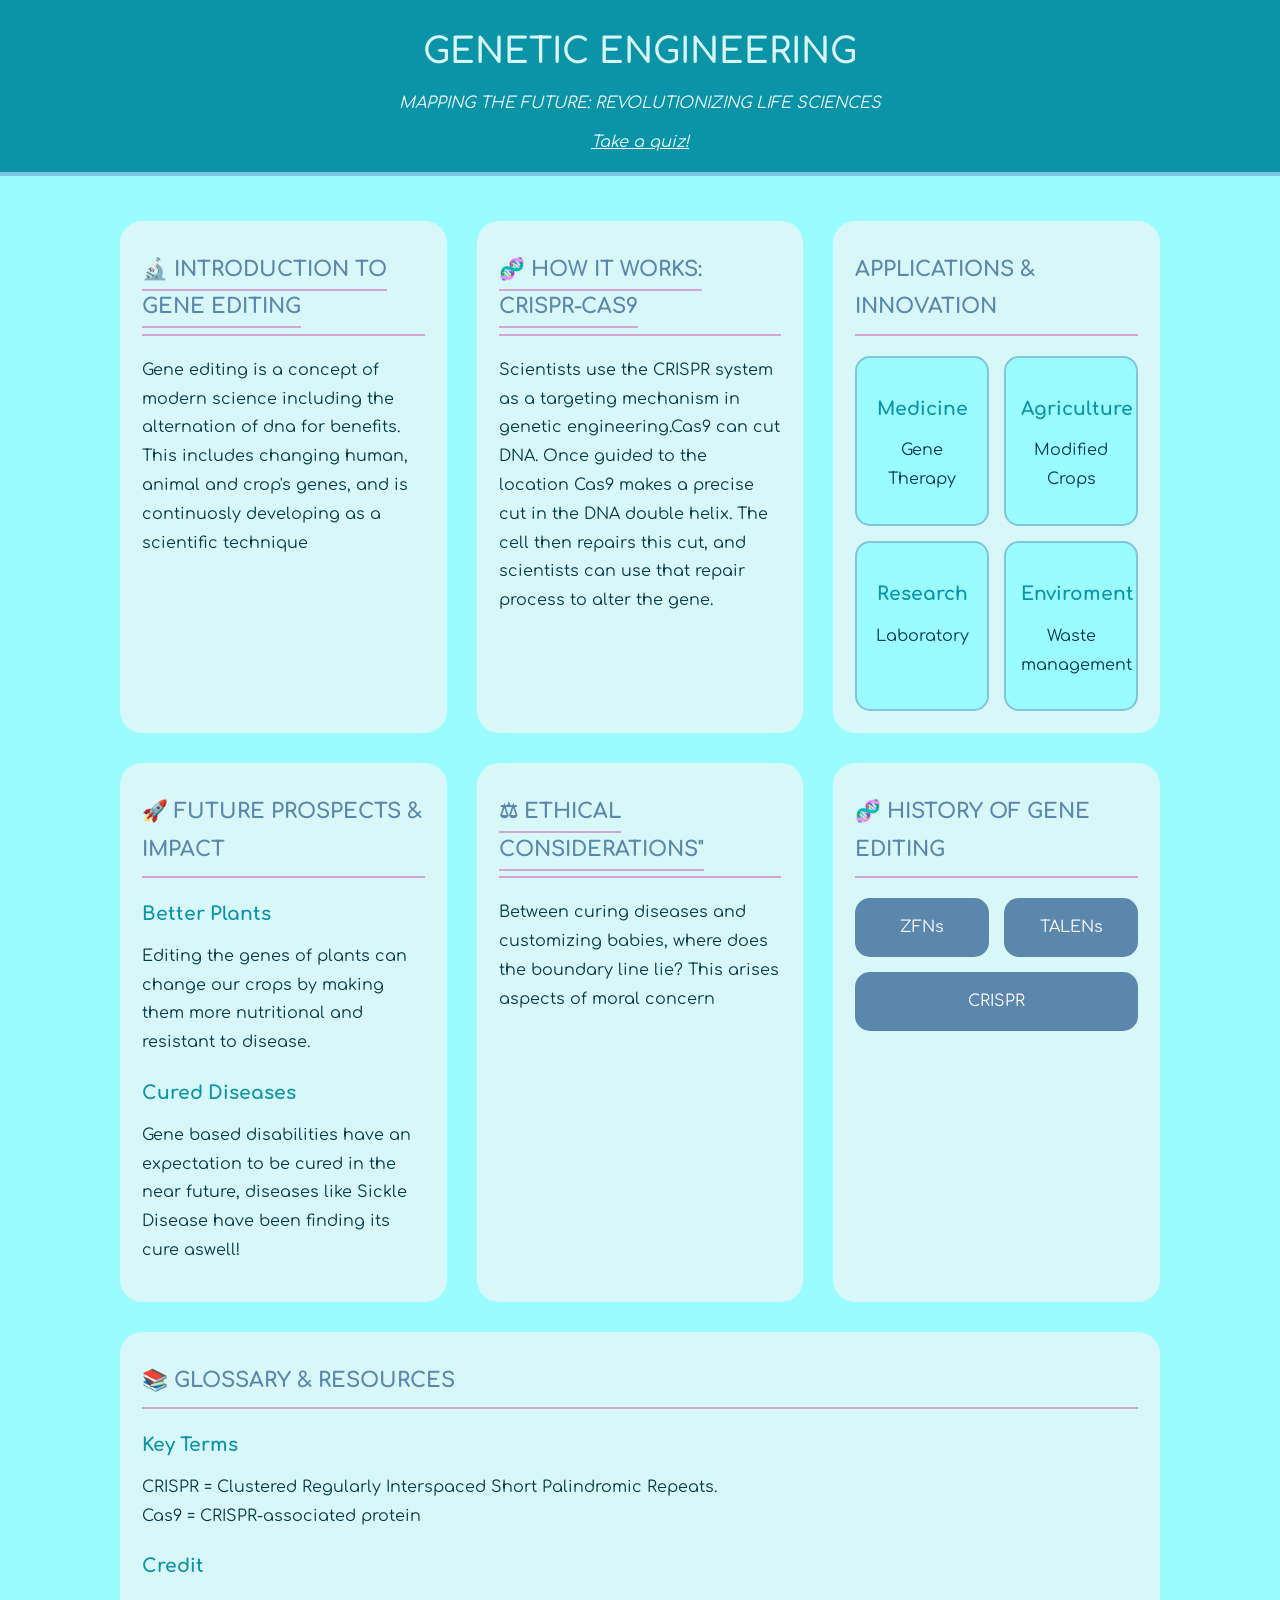
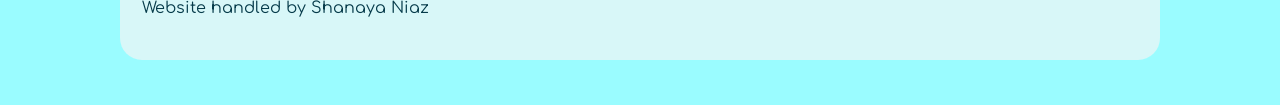
<file: index.html>
<!DOCTYPE html>
<html lang="en">

<head>

<meta charset="UTF-8">
<meta name="viewport" content="width=device-width, initial-scale=1.0">

<title>Genetic Engineering</title>

<link rel="stylesheet" href="style.css">

</head>


<body>


<header class="hero">

    <h1>GENETIC ENGINEERING</h1>

    <p>
        MAPPING THE FUTURE: REVOLUTIONIZING LIFE SCIENCES
    </p>

<a href="quiz.html">Take a quiz!</a>
</header>



<main class="layout">

<section class="card">

<h2> <a href="genetics.html">🔬 INTRODUCTION TO GENE EDITING</a></h2>



<p>
Gene editing is a concept of modern science including
  the alternation of dna for benefits. This includes 
  changing human, animal and crop's genes, and is continuosly 
  developing as a scientific technique
</p>

</section>



<section class="card">

<h2><a href="crispr.html">🧬 HOW IT WORKS: CRISPR-CAS9</a></h2>



<p>
 Scientists use the CRISPR system as a targeting
  mechanism in genetic engineering.Cas9 can cut DNA.
Once guided to the location
  Cas9 makes a precise cut in the DNA double helix.
The cell then repairs this cut, and scientists can use
  that repair process to alter the gene.
</p>

</section>




<section class="card">

<h2> APPLICATIONS & INNOVATION</h2>


<div class="mini-grid">


<div>

<h3>Medicine</h3>

<p>
Gene Therapy
</p>

</div>



<div>

<h3>Agriculture</h3>

<p>
Modified Crops
</p>

</div>



<div>

<h3>Research</h3>

<p>
Laboratory
</p>

</div>
  <div>

<h3>Enviroment</h3>

<p>
Waste management
</p>

</div>


</div>


</section>





<section class="card">


<h2>🚀 FUTURE PROSPECTS & IMPACT</h2>


<h3>Better Plants</h3>

<p>
Editing the genes of plants can change our crops by making them more nutritional and resistant to disease.
</p>



<h3>Cured Diseases</h3>

<p>
Gene based disabilities have an expectation to be cured in the near future, diseases like Sickle Disease have been finding its cure aswell!
</p>





</section>





<section class="card">


<h2><a href="ethical.html">⚖ ETHICAL CONSIDERATIONS"</a></h2>





<p>

Between curing diseases and customizing babies, 
where does the boundary line lie? This arises aspects 
of moral concern

</p>


</section>





<section class="card">


<h2>🧬 HISTORY OF GENE EDITING</h2>


<div class="timeline">


<span>
ZFNs
</span>


<span>
TALENs
</span>


<span>
CRISPR
</span>


</div>


</section>






<section class="card glossary">


<h2>📚 GLOSSARY & RESOURCES</h2>


<h3>
Key Terms
</h3>


<p>
CRISPR = Clustered Regularly Interspaced Short Palindromic Repeats.<br>
  Cas9 = CRISPR-associated protein
</p>



<h3>
Credit
</h3>


<p>
  Website handled by Shanaya Niaz
</p>


</section>



</main>
</file>
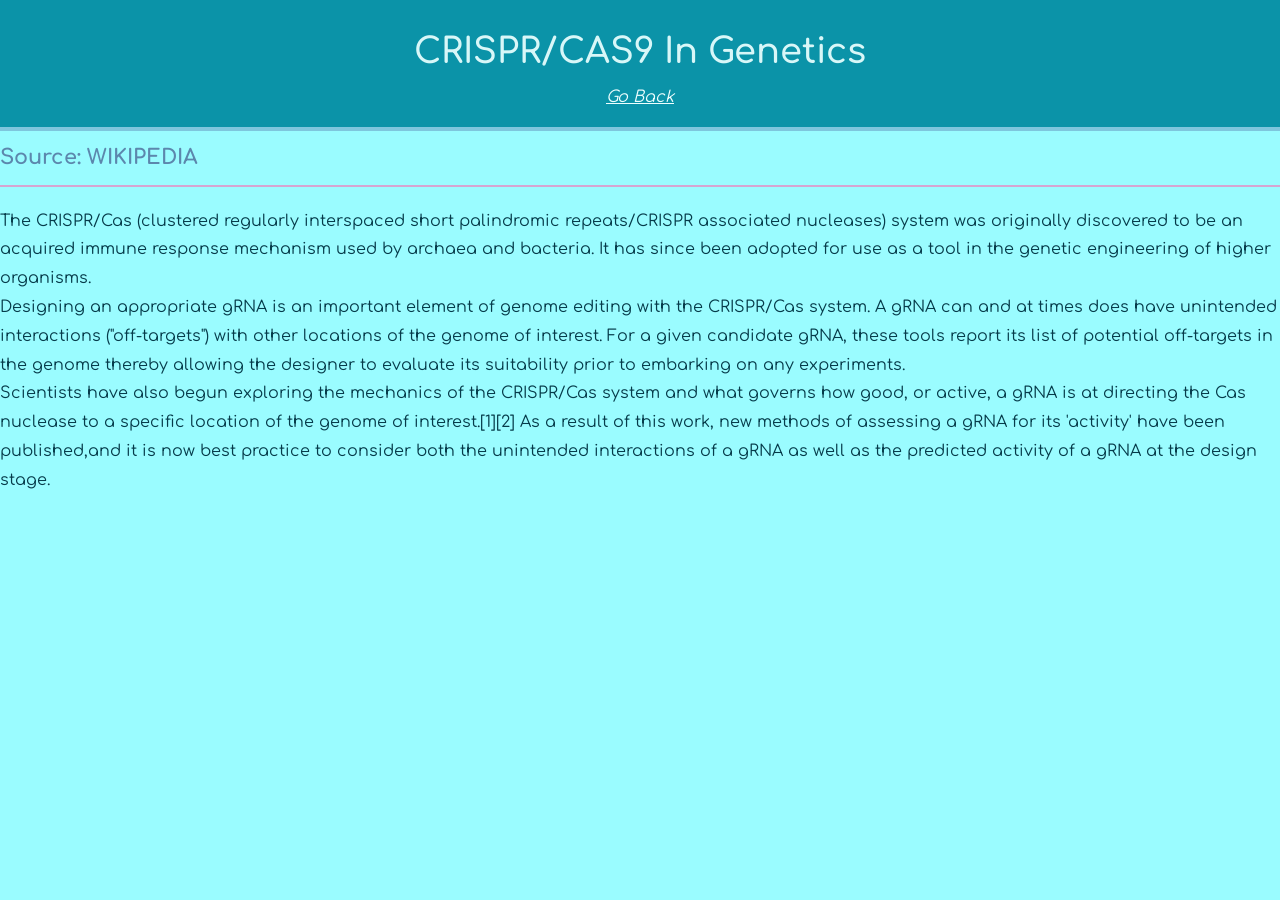
<file: crispr.html>
<!DOCTYPE html>
<html lang="en">

<head>

<meta charset="UTF-8">
<meta name="viewport" content="width=device-width, initial-scale=1.0">

<title>Genetic Engineering</title>

<link rel="stylesheet" href="style.css">

</head>
<body>


<header class="hero">

    <h1>CRISPR/CAS9 In Genetics</h1>

<a href="index.html">Go Back</a>
</header>
<h2>Source: WIKIPEDIA</h2>
<p>The CRISPR/Cas (clustered regularly interspaced short palindromic repeats/CRISPR associated nucleases) system was originally discovered to be an acquired immune response mechanism used by archaea and bacteria. It has since been adopted for use as a tool in the genetic engineering of higher organisms.<br>

Designing an appropriate gRNA is an important element of genome editing with the CRISPR/Cas system. A gRNA can and at times does have unintended interactions ("off-targets") with other locations of the genome of interest. For a given candidate gRNA, these tools report its list of potential off-targets in the genome thereby allowing the designer to evaluate its suitability prior to embarking on any experiments.<br>

Scientists have also begun exploring the mechanics of the CRISPR/Cas system and what governs how good, or active, a gRNA is at directing the Cas nuclease to a specific location of the genome of interest.[1][2] As a result of this work, new methods of assessing a gRNA for its 'activity' have been published,and it is now best practice to consider both the unintended interactions of a gRNA as well as the predicted activity of a gRNA at the design stage.</p>
</file>
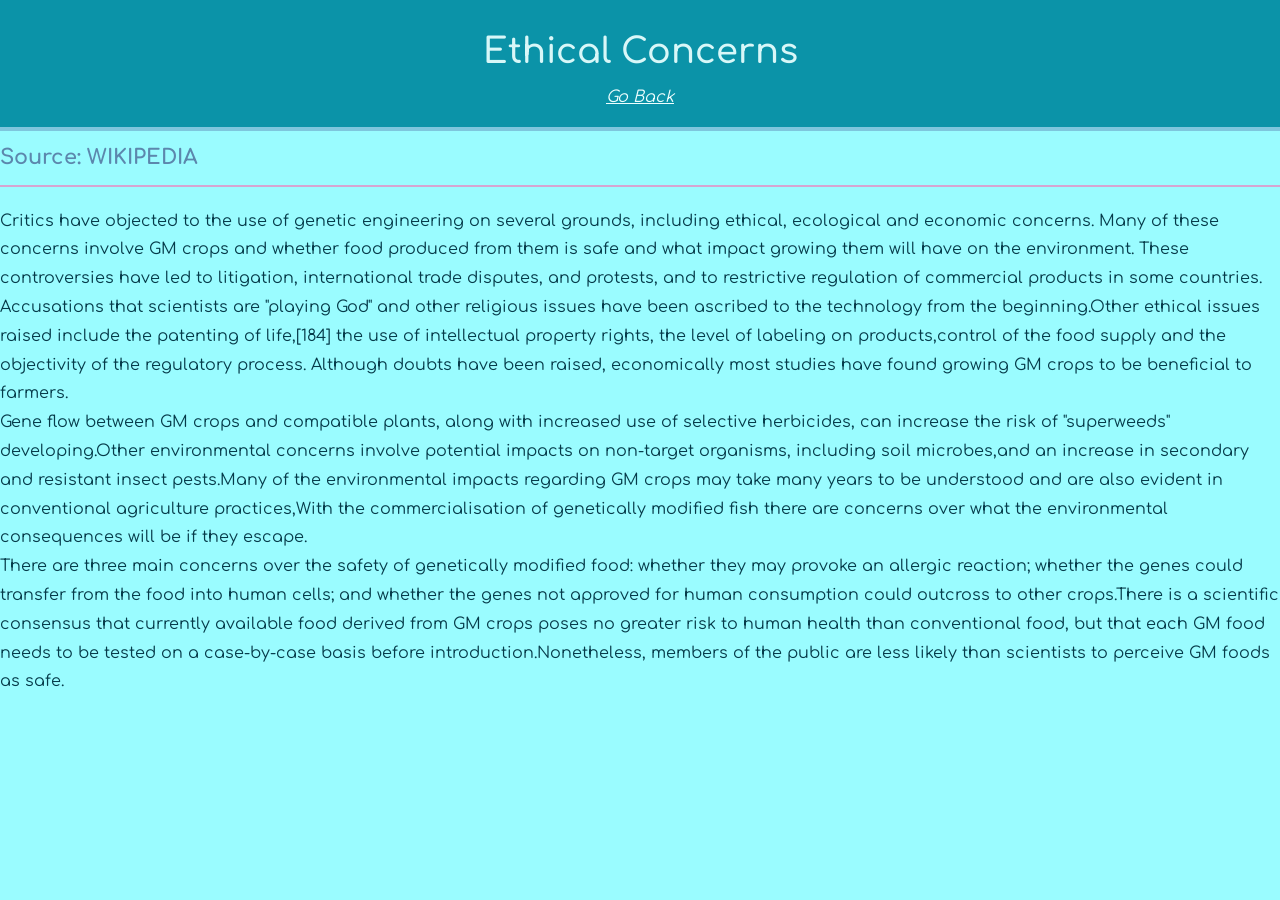
<file: ethical.html>
<html lang="en">

<head>

<meta charset="UTF-8">
<meta name="viewport" content="width=device-width, initial-scale=1.0">

<title>Ethical Concerns</title>

<link rel="stylesheet" href="style.css">

</head>
<body>


<header class="hero">

    <h1>Ethical Concerns</h1>

<a href="index.html">Go Back</a>
</header>
<h2>Source: WIKIPEDIA</h2>
<p>Critics have objected to the use of genetic engineering on several grounds, including ethical, ecological and economic concerns. Many of these concerns involve GM crops and whether food produced from them is safe and what impact growing them will have on the environment. These controversies have led to litigation, international trade disputes, and protests, and to restrictive regulation of commercial products in some countries.<br>

Accusations that scientists are "playing God" and other religious issues have been ascribed to the technology from the beginning.Other ethical issues raised include the patenting of life,[184] the use of intellectual property rights, the level of labeling on products,control of the food supply and the objectivity of the regulatory process. Although doubts have been raised, economically most studies have found growing GM crops to be beneficial to farmers.<br>

Gene flow between GM crops and compatible plants, along with increased use of selective herbicides, can increase the risk of "superweeds" developing.Other environmental concerns involve potential impacts on non-target organisms, including soil microbes,and an increase in secondary and resistant insect pests.Many of the environmental impacts regarding GM crops may take many years to be understood and are also evident in conventional agriculture practices,With the commercialisation of genetically modified fish there are concerns over what the environmental consequences will be if they escape.<br>

There are three main concerns over the safety of genetically modified food: whether they may provoke an allergic reaction; whether the genes could transfer from the food into human cells; and whether the genes not approved for human consumption could outcross to other crops.There is a scientific consensus that currently available food derived from GM crops poses no greater risk to human health than conventional food, but that each GM food needs to be tested on a case-by-case basis before introduction.Nonetheless, members of the public are less likely than scientists to perceive GM foods as safe.</p>
</file>
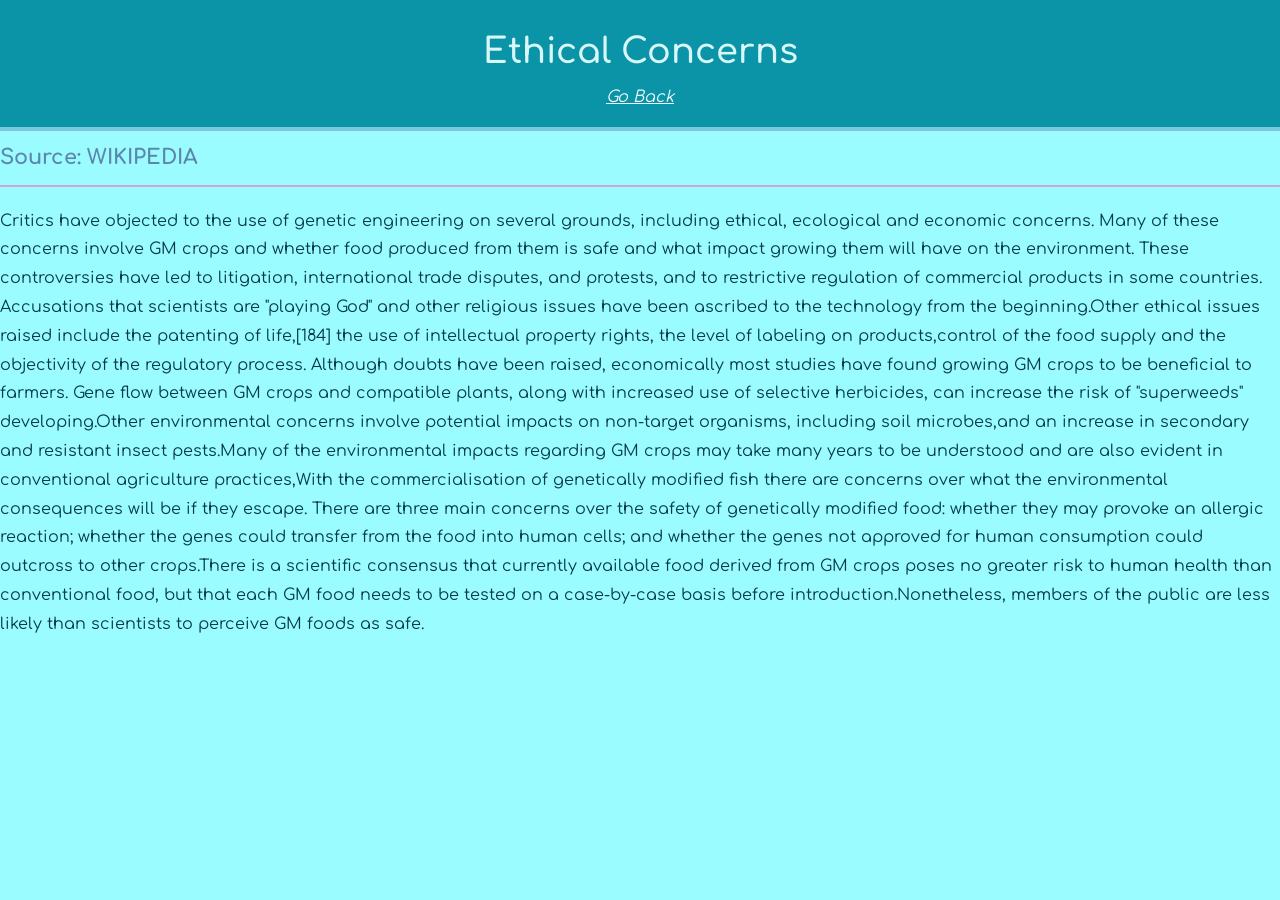
<file: ethics.html>
<html lang="en">

<head>

<meta charset="UTF-8">
<meta name="viewport" content="width=device-width, initial-scale=1.0">

<title>Ethical Concerns</title>

<link rel="stylesheet" href="style.css">

</head>
<body>


<header class="hero">

    <h1>Ethical Concerns</h1>

<a href="index.html">Go Back</a>
</header>
<h2>Source: WIKIPEDIA</h2>
<p>Critics have objected to the use of genetic engineering on several grounds, including ethical, ecological and economic concerns. Many of these concerns involve GM crops and whether food produced from them is safe and what impact growing them will have on the environment. These controversies have led to litigation, international trade disputes, and protests, and to restrictive regulation of commercial products in some countries.

Accusations that scientists are "playing God" and other religious issues have been ascribed to the technology from the beginning.Other ethical issues raised include the patenting of life,[184] the use of intellectual property rights, the level of labeling on products,control of the food supply and the objectivity of the regulatory process. Although doubts have been raised, economically most studies have found growing GM crops to be beneficial to farmers.

Gene flow between GM crops and compatible plants, along with increased use of selective herbicides, can increase the risk of "superweeds" developing.Other environmental concerns involve potential impacts on non-target organisms, including soil microbes,and an increase in secondary and resistant insect pests.Many of the environmental impacts regarding GM crops may take many years to be understood and are also evident in conventional agriculture practices,With the commercialisation of genetically modified fish there are concerns over what the environmental consequences will be if they escape.

There are three main concerns over the safety of genetically modified food: whether they may provoke an allergic reaction; whether the genes could transfer from the food into human cells; and whether the genes not approved for human consumption could outcross to other crops.There is a scientific consensus that currently available food derived from GM crops poses no greater risk to human health than conventional food, but that each GM food needs to be tested on a case-by-case basis before introduction.Nonetheless, members of the public are less likely than scientists to perceive GM foods as safe.</p>
</file>
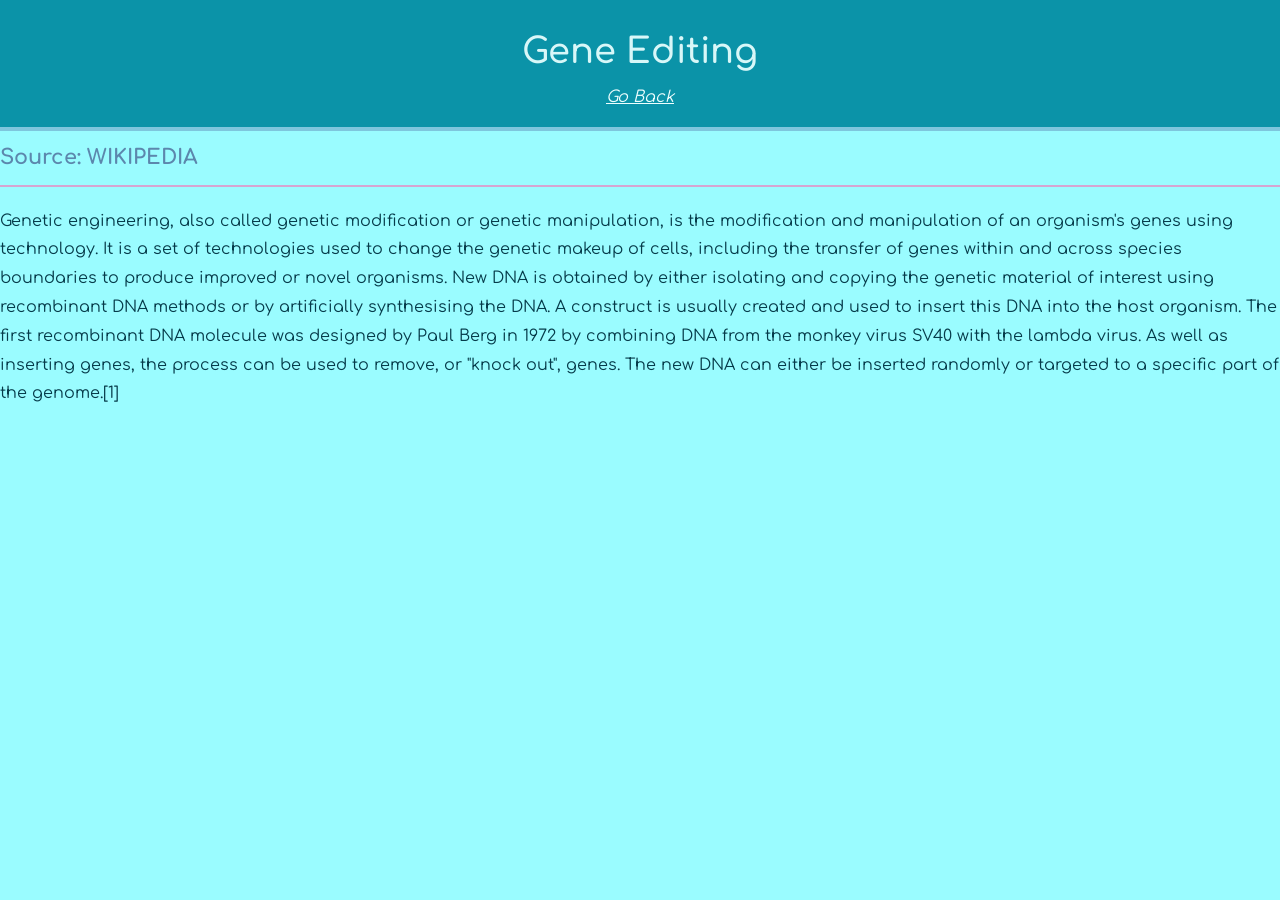
<file: genetics.html>
<!DOCTYPE html>
<html lang="en">

<head>

<meta charset="UTF-8">
<meta name="viewport" content="width=device-width, initial-scale=1.0">

<title>Genetic Engineering</title>

<link rel="stylesheet" href="style.css">

</head>
<body>


<header class="hero">

    <h1>Gene Editing</h1>

<a href="index.html">Go Back</a>
</header>
<h2>Source: WIKIPEDIA</h2>
<p>Genetic engineering, also called genetic modification or genetic manipulation, is the modification and manipulation of an organism's genes using technology. It is a set of technologies used to change the genetic makeup of cells, including the transfer of genes within and across species boundaries to produce improved or novel organisms. New DNA is obtained by either isolating and copying the genetic material of interest using recombinant DNA methods or by artificially synthesising the DNA. A construct is usually created and used to insert this DNA into the host organism. The first recombinant DNA molecule was designed by Paul Berg in 1972 by combining DNA from the monkey virus SV40 with the lambda virus. As well as inserting genes, the process can be used to remove, or "knock out", genes. The new DNA can either be inserted randomly or targeted to a specific part of the genome.[1]</p>
</file>
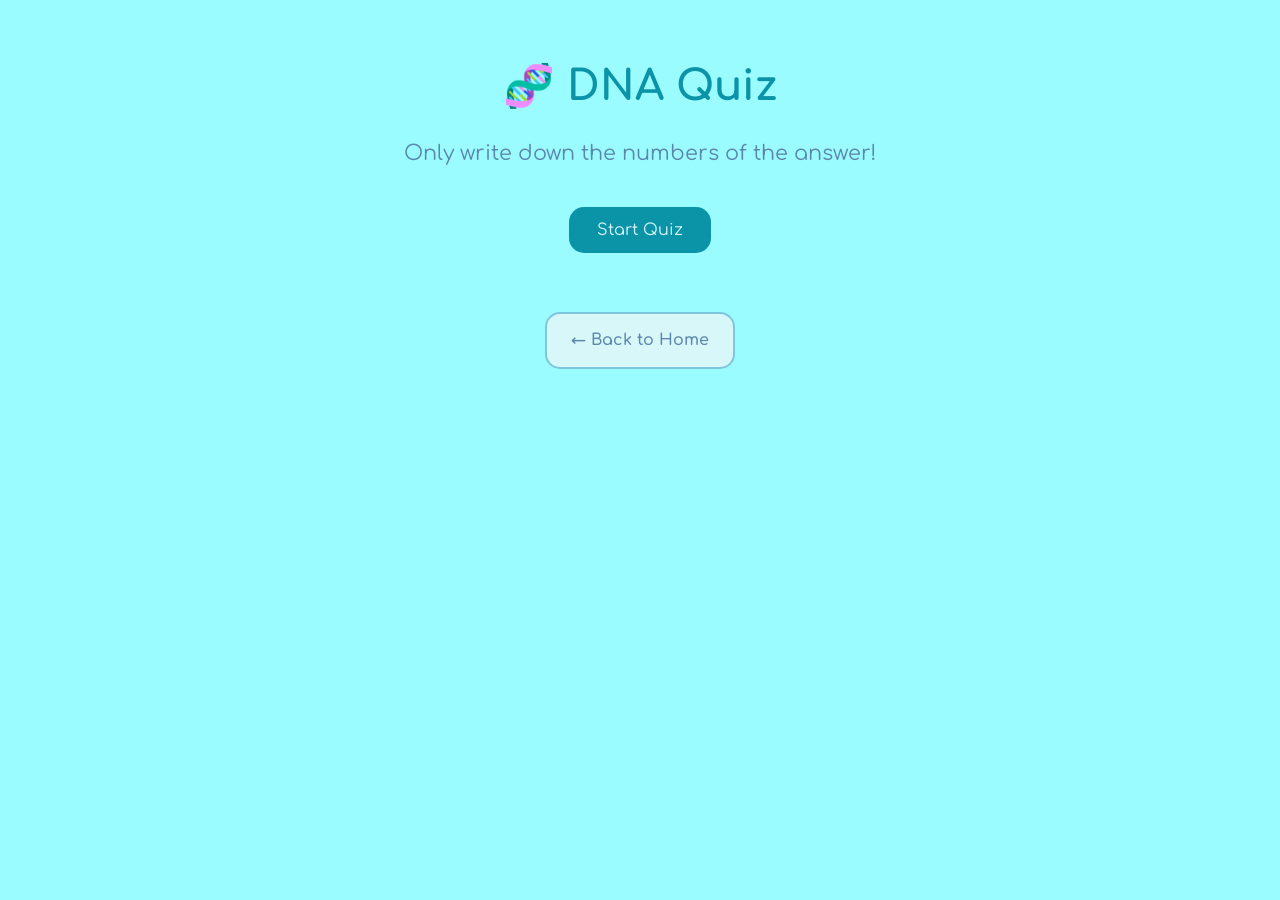
<file: quiz.html>
<!DOCTYPE html>
<html lang="en">
<head>
    <meta charset="UTF-8">
    <meta name="viewport" content="width=device-width, initial-scale=1.0">
    <title>DNA Quiz</title>
    <link rel="stylesheet" href="quiz.css">
    <script src="quiz.js" defer></script>
</head>
<body>

    <h1>🧬 DNA Quiz</h1>
 <h2>Only write down the numbers of the answer!</h2>
    <button onclick="startQuiz()">Start Quiz</button>

    <br><br>

    <a href="index.html" class="back-btn">← Back to Home</a>

</body>
</html>
</file>
<file: style.css>
@import url('https://fonts.googleapis.com/css2?family=Comfortaa:wght@400;600&display=swap');

*{
    margin:0;
    padding:0;
    box-sizing:border-box;
}

body{
    background:#9afcff;
    color:#063b4a;
    font-family:'Comfortaa',sans-serif;
    line-height:1.8;
}

.hero{
    background:#0b93a8;
    padding:20px 20px 15px;
    text-align:center;
    border-bottom:4px solid #7ec6dd;
}

.hero h1{
    margin:0;
    font-size:2.2em;
    font-weight:600;
    color:#d8f7f8;
}

.hero p{
    margin:6px auto 10px;
    max-width:700px;
    color:#eefefe;
    font-style:italic;
}
.hero a{
    margin:6px auto 10px;
    max-width:700px;
    color:#eefefe;
    font-style:italic;
}
nav{
    display:flex;
    justify-content:center;
    align-items:center;
    gap:40px;
    margin-top:10px;
}

nav a{
    color:#75d9f0;
    text-decoration:none;
    font-weight:600;
    font-size:1rem;
    transition:.25s;
}

nav a:hover{
    color:#ffffff;
    text-decoration:underline;
}

.layout{
    max-width:1100px;
    margin:45px auto;
    padding:0 30px;
    display:grid;
    grid-template-columns:repeat(auto-fit,minmax(320px,1fr));
    gap:30px;
}
h2 {  margin: 0 0 20px;
    color: #5c87ad;
    border-bottom: 2px solid #d5a5d1;
    padding-bottom: 8px;
    font-size: 1.3rem;
    text-decoration: none;
         }
.card{
    background:#d8f7f8;
    border-radius:22px;
    padding:22px;
}

.card h2 {  margin: 0 0 20px;
    color: #5c87ad;
    border-bottom: 2px solid #d5a5d1;
    padding-bottom: 8px;
    font-size: 1.3rem;
    text-decoration: none;
         }
h2 {
    color: #5c87ad;
    font-size: 1.3rem;
    text-decoration: none;
    padding-top: 8px;
         }
.card h2 a {
    margin: 0 0 20px;
    color: #5c87ad;
    border-bottom: 2px solid #d5a5d1;
    padding-bottom: 8px;
    font-size: 1.3rem;
    text-decoration: none;
}

.card h2 a:hover {
    color: #ffffff;
}
.card h3{
    color:#0b93a8;
    margin:20px 0 10px;
}

.card p{
    margin-bottom:15px;
}
p{
    margin-bottom:15px;
}
.image-box{
    width:100%;
    height:220px;
    margin:20px 0;
    background:#9afcff;
    border:2px dashed #7ec6dd;
    border-radius:18px;
    display:flex;
    justify-content:center;
    align-items:center;
    color:#5c87ad;
    font-weight:600;
}

.image-box::after{
    content:"IMAGE PLACEHOLDER";
    opacity:.6;
}

.image-box.large{
    height:350px;
}

.mini-grid{
    display:grid;
    grid-template-columns:repeat(auto-fit,minmax(120px,1fr));
    gap:15px;
}

.mini-grid div{
    background:#9afcff;
    border:2px solid #7ec6dd;
    border-radius:15px;
    padding:15px;
    text-align:center;
}

.timeline{
    display:flex;
    gap:15px;
    flex-wrap:wrap;
}

.timeline span{
    flex:1;
    min-width:90px;
    background:#5c87ad;
    color:white;
    text-align:center;
    padding:15px;
    border-radius:15px;
}

.glossary{
    grid-column:1/-1;
}

footer{
    background:#0b93a8;
    color:white;
    text-align:center;
    padding:20px;
    margin-top:60px;
    border-top:4px solid #7ec6dd;
}

footer h3{
    margin:0;
    font-size:1rem;
    font-weight:400;
}

@media(max-width:700px){

    .layout{
        grid-template-columns:1fr;
        padding:0 20px;
    }

    nav{
        gap:20px;
        flex-wrap:wrap;
    }

}
</file>
<file: quiz.css>
@import url('https://fonts.googleapis.com/css2?family=Comfortaa:wght@400;600&display=swap');

* {
    margin: 0;
    padding: 0;
    box-sizing: border-box;
}

body {
    background: #9afcff;
    color: #063b4a;
    font-family: 'Comfortaa', sans-serif;
    text-align: center;
    line-height: 1.8;
    padding: 50px 20px;
}

h1 {
    color: #0b93a8;
    font-size: clamp(2rem, 6vw, 2.6rem);
    margin-bottom: 10px;
}

h2 {
    color: #5c87ad;
    font-size: clamp(1rem, 3vw, 1.3rem);
    font-weight: 400;
    margin-bottom: 35px;
}

button {
    background: #0b93a8;
    color: #d8f7f8;
    border: none;
    border-radius: 15px;
    padding: 14px 28px;
    font-size: 1rem;
    font-family: 'Comfortaa', sans-serif;
    cursor: pointer;
    transition: .25s;
}

button:hover {
    background: #5c87ad;
}

.back-btn {
    display: inline-block;
    margin-top: 30px;
    padding: 12px 24px;
    background: #d8f7f8;
    color: #5c87ad;
    border: 2px solid #7ec6dd;
    border-radius: 15px;
    text-decoration: none;
    font-weight: 600;
    transition: .25s;
}

.back-btn:hover {
    background: #0b93a8;
    color: #eefefe;
    border-color: #0b93a8;
}

@media (max-width: 700px) {
    body {
        padding: 35px 15px;
    }

    button,
    .back-btn {
        width: 100%;
        max-width: 320px;
    }
}
</file>
